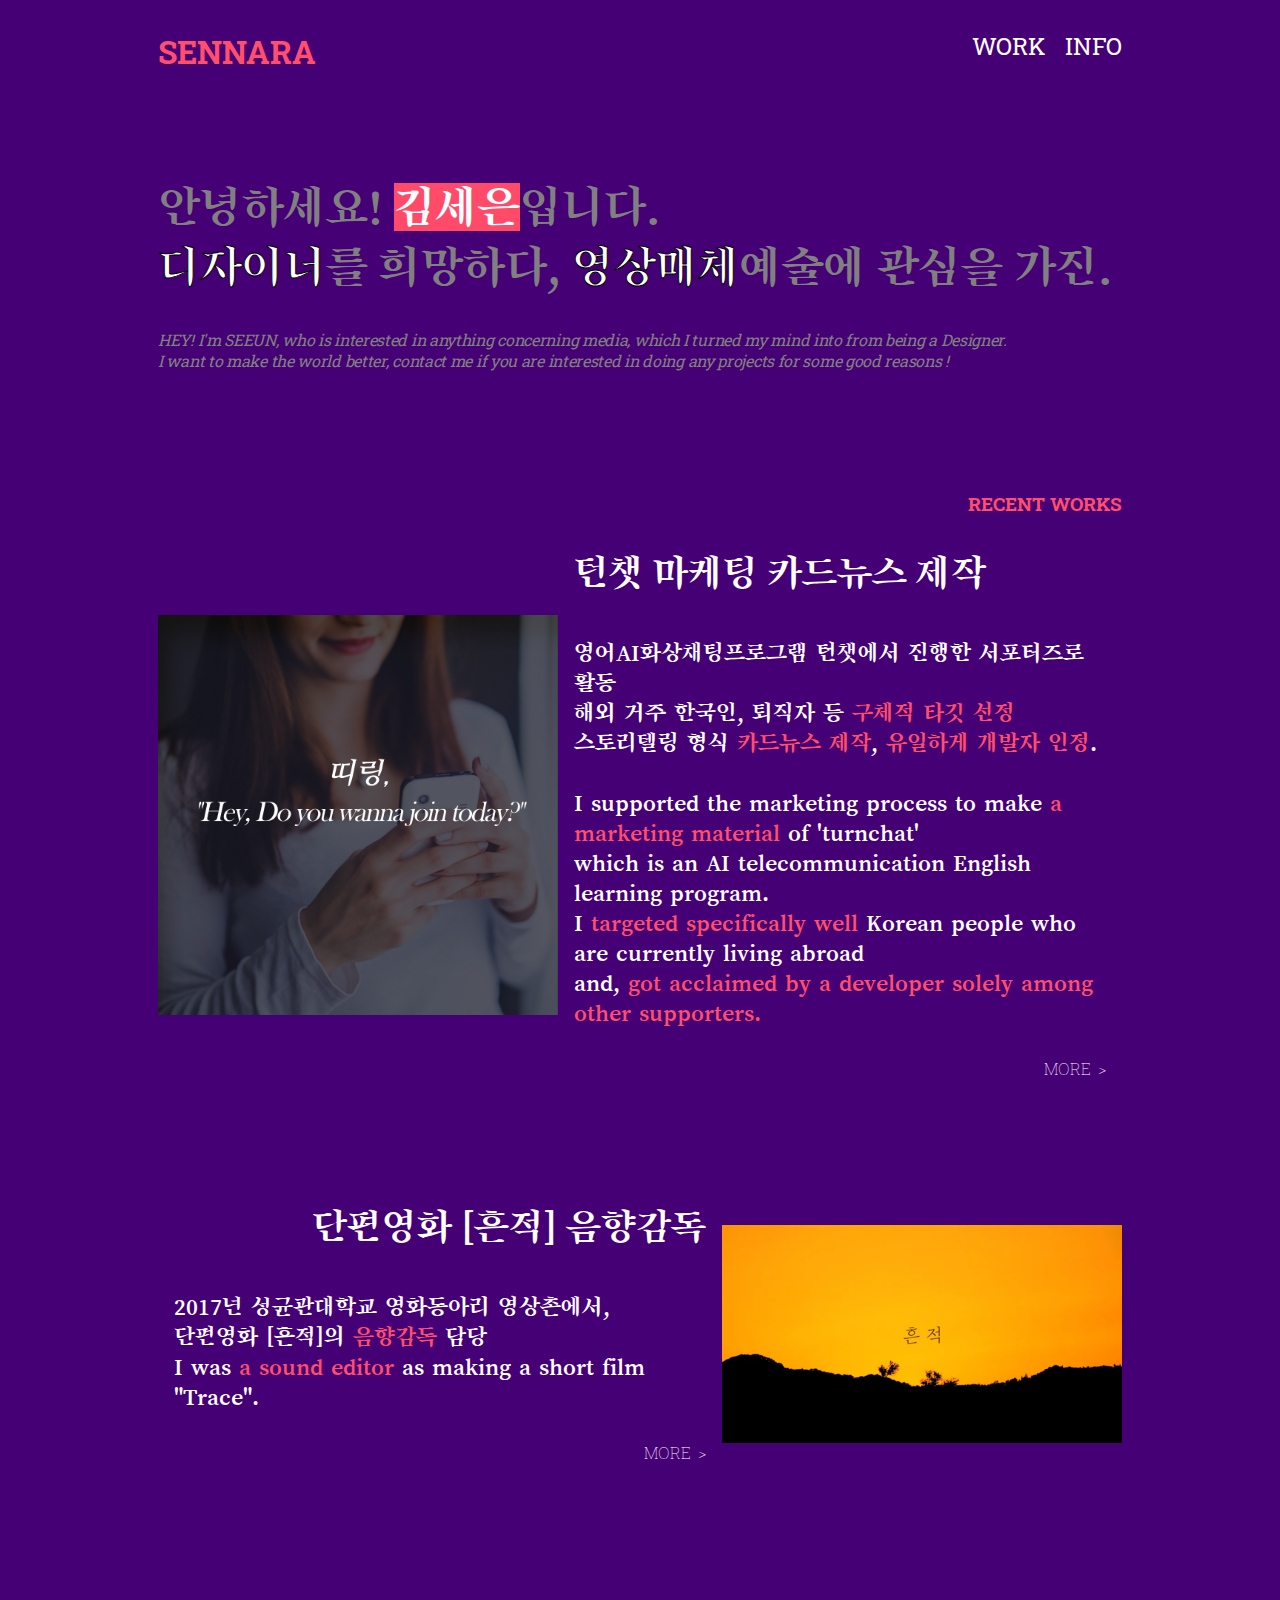
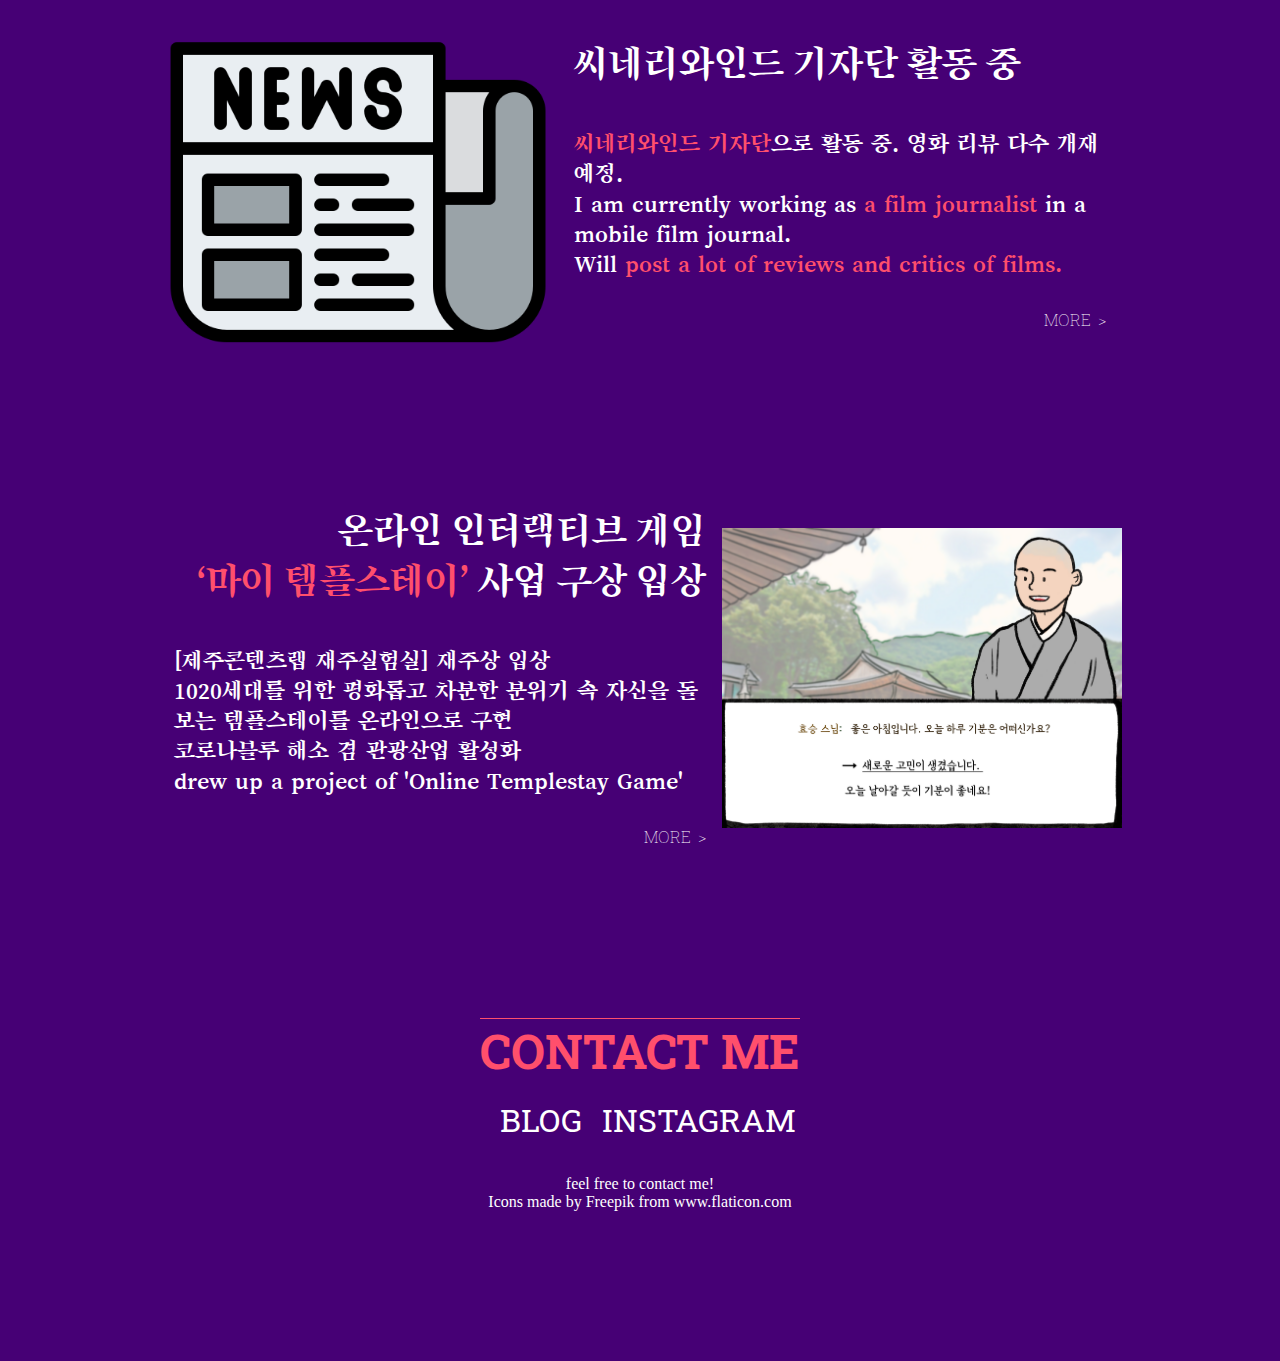
<file: index.html>
﻿<!DOCTYPE html>
<html lang="en">
<head>
    <meta charset="UTF-8">
    <meta name="viewport" content="width=device-width, initial-scale=1.0">
    <title>WORK</title>
    <link rel="stylesheet" type="text/css" href="myownstyle.css">
    <link href="https://fonts.googleapis.com/css2?family=Noto+Sans+KR&display=swap" rel="stylesheet">
    <link href="https://fonts.googleapis.com/css2?family=Roboto+Slab&display=swap" rel="stylesheet">
    <link href="https://fonts.googleapis.com/css2?family=Song+Myung&display=swap" rel="stylesheet">
    <link rel="stylesheet" media="screen and (max-width: 768px)" type='text/css' href="myownstyle.css" />

</head>
<body>
    <div class=frame>

        <nav class='navigator'>
            <h3 class='site-name'>SENNARA</h3>
            <ul>
                <li><a class="nav-menu" href="index.html" >WORK</a></li>
                <li><a class="nav-menu" href="info.html">INFO</a></li>
            </ul>

        
        </nav>

        <div class='dashboard'>
            <h1 class='korean-comment'>
                안녕하세요! <a class='sample'>김세은</a>입니다.<br>
                <a class='highlight type1'>디자이너</a>를 희망하다, <a class='highlight type2'>영상매체</a>예술에 관심을 가진. <br>

            </h1>

            <p class='english-comment'>
                HEY! I'm SEEUN, who is interested in anything concerning media, which I turned my mind into from being a Designer. <br>
                I want to make the world better, contact me if you are interested in doing any projects for some good reasons !
            </p>

        </div>

        <h5 class='recent-menu'>RECENT WORKS</h5>

        <div class='recent-works'>


            <div class="article" id="arti2">


                <img class='thumbnail' id='thumb2' src='해외-거주인-타깃-1.jpg'>
                <div class='article-info'>
                    <h3 class='article-name'>턴챗 마케팅 카드뉴스 제작</h3>
                    <p class='article-comment'>
                        영어AI화상채팅프로그램 턴챗에서 진행한 서포터즈로 활동<br>
                        해외 거주 한국인, 퇴직자 등 <a class='stress'>구체적 타깃 선정</a><br>
                        스토리텔링 형식 <a class='stress'>카드뉴스 제작</a>, <a class='stress'>유일하게 개발자 인정</a>.<br>
                        <br>
                        I supported the marketing process to make <a class='stress'>a marketing material</a> of 'turnchat'<br> which is an AI telecommunication English learning program.<br> I <a class='stress'>targeted specifically well</a> Korean people who are currently living abroad <br>and, <a class='stress'>got acclaimed by a developer solely among other supporters. </a>
                        <br>
                        <br>
                        <a class='more' href="https://www.miricanvas.com/v/12x88s" target='_blank'>MORE ></a>
                </div>
            </div>

            <div class="article" id="arti1">

                <div class='article-info'>
                    <h3 class='article-name' id='name2'>단편영화 [흔적] 음향감독</h3>
                    <p class='article-comment'>
                        2017년 성균관대학교 영화동아리 영상촌에서,<br>
                        단편영화 [흔적]의 <a class='stress'>음향감독</a> 담당<br>
                        I was <a class='stress'>a sound editor</a> as making a short film "Trace".<br><br>
                        <a class='more' href=https://vimeo.com/244508717 target='_blank'>MORE > </a>
                </div>

                <img class='thumbnail' id='thumb1' src='그림1.png'>

            </div>


            <div class="article" id="arti3">


                <img class='thumbnail' id='thumb3' src='newspaper.png'>
                <div class='article-info'>
                    <h3 class='article-name'>씨네리와인드 기자단 활동 중</h3>
                    <p class='article-comment'>
                        <a class='stress'>씨네리와인드 기자단</a>으로 활동 중. 영화 리뷰 다수 개재 예정.<br>
                        I am currently working as <a class='stress'>a film journalist</a> in a mobile film journal. <br>
                        Will <a class='stress'>post a lot of reviews and critics of films.</a>
                        <br>
                        <br>
                        <a class='more' href="http://www.cine-rewind.com/sub_view2.html?n_name=%EA%B9%80%EC%84%B8%EC%9D%80" target='_blank'>MORE ></a>
                </div>
            </div>

            <div class="article" id="arti4">

                <div class='article-info'>
                    <h3 class='article-name' id='name2'>온라인 인터랙티브 게임 <br> <a class="stress">‘마이 템플스테이’</a> 사업 구상 입상</h3>
                    <p class='article-comment'>
                        [제주콘텐츠랩 재주실험실] 재주상 입상<br>
                        1020세대를 위한 평화롭고 차분한 분위기 속 자신을 돌보는 템플스테이를 온라인으로 구현<br />
                        코로나블루 해소 겸 관광산업 활성화<br />
                        drew up a project of 'Online Templestay Game'<br><br>
                        <a class='more' href=https://www.notion.so/e15f0ba48cce48538a3ecb0236fca505 target='_blank'>MORE > </a>
                </div>

                <img class='thumbnail' id='thumb1' src='Temple.png'>


            </div>


        </div>

        <footer class='footer'>

            <h3 class='contact'>CONTACT ME</h3>
            <div class='links'>
                <a class='blog' href='http://blog.naver.com/seeun5383'>BLOG</a>
                <a class='instagram' href='https://www.instagram.com/se.__.eun/'>INSTAGRAM</a>

            </div>
            <p class='footer-comment'><br>feel free to contact me!<br>Icons made by <a href="https://www.flaticon.com/authors/freepik" title="Freepik">Freepik</a> from <a href="https://www.flaticon.com/" title="Flaticon"> www.flaticon.com</a></p>
        </footer>



    </div>

    
</body>
</html>
</file>
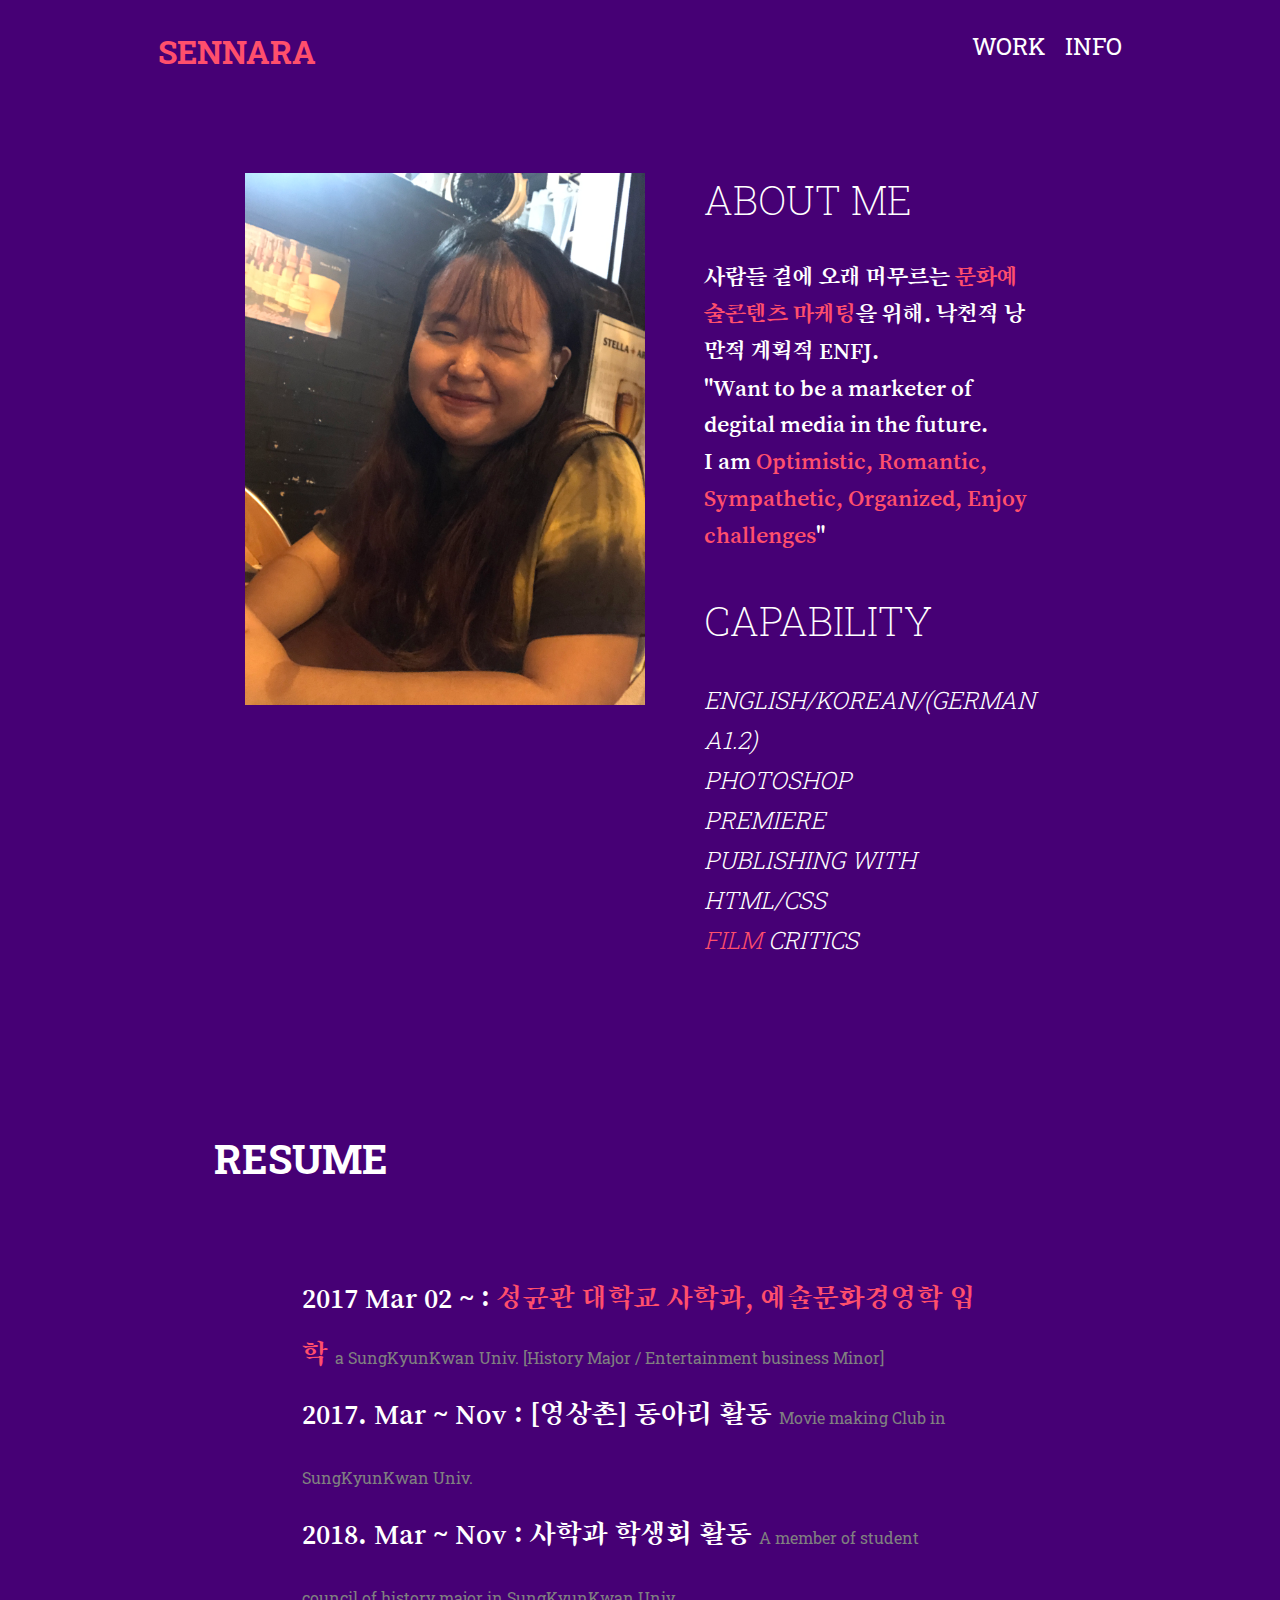
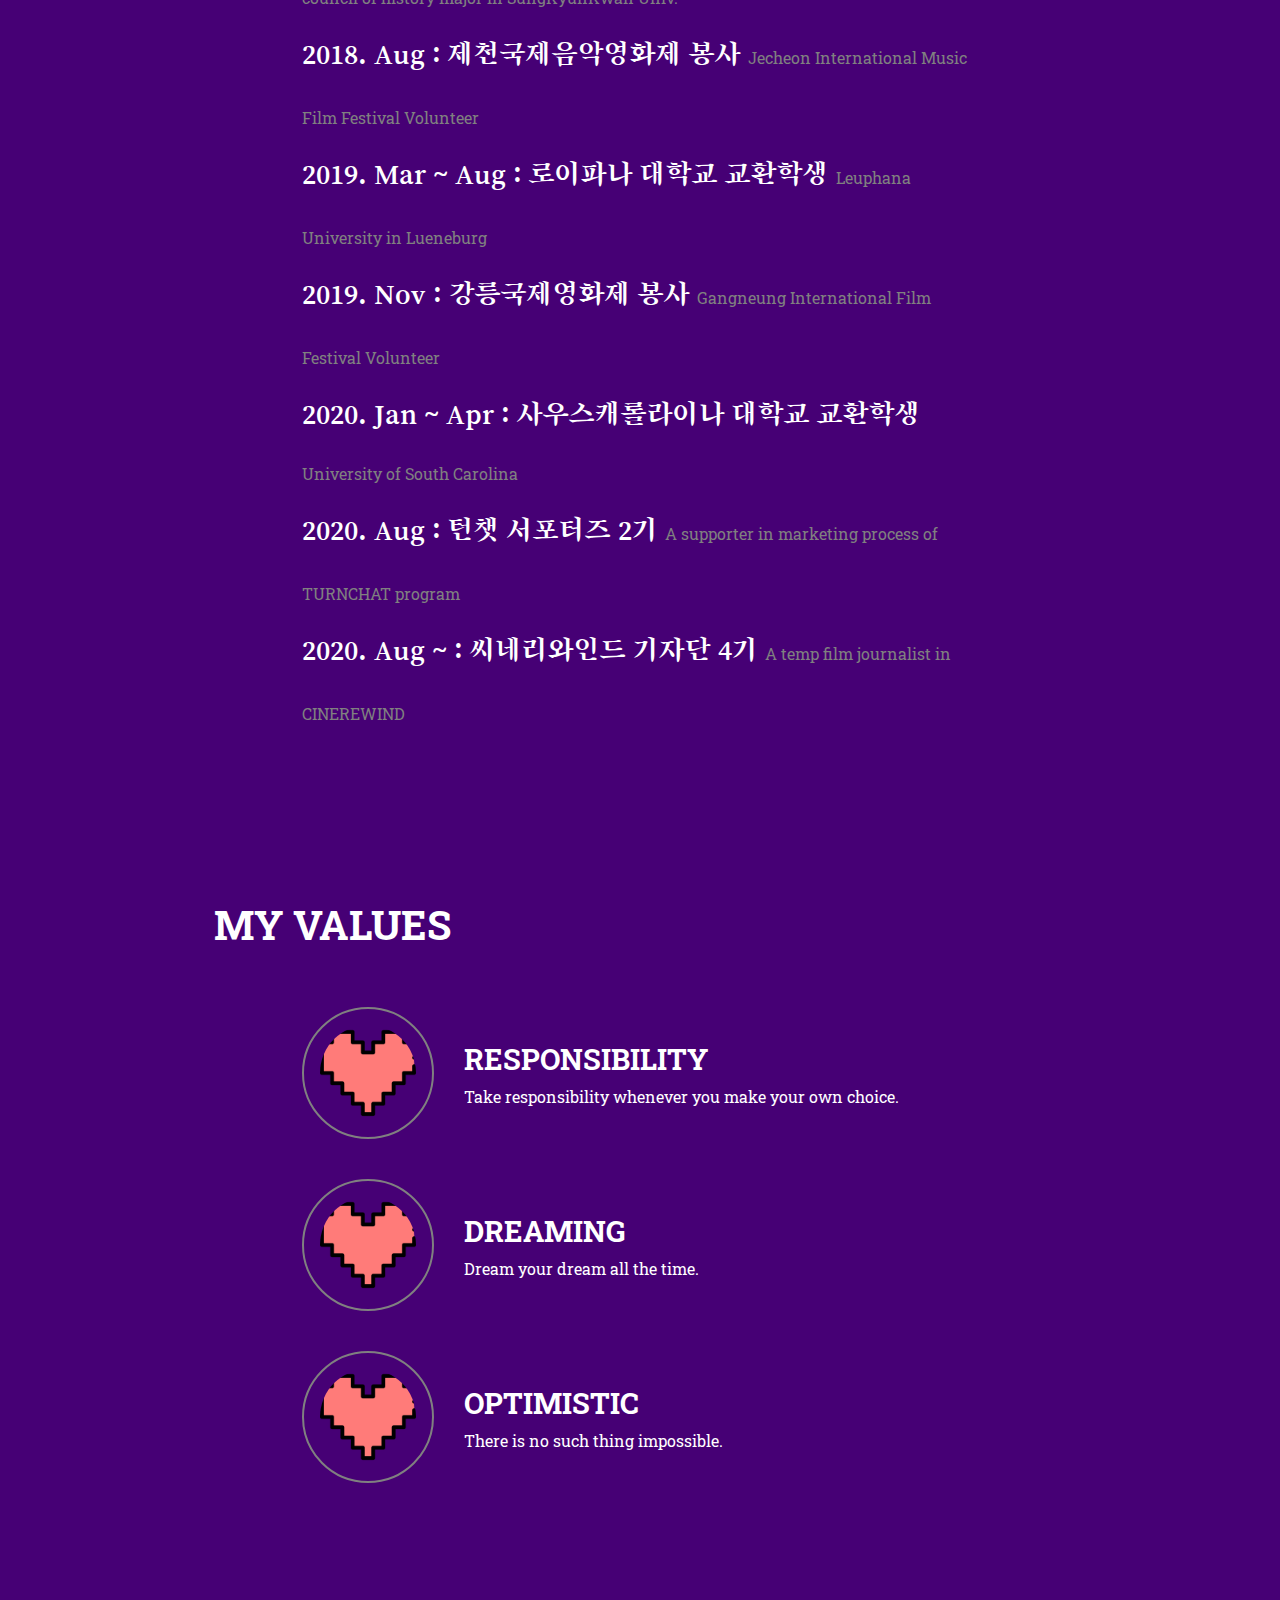
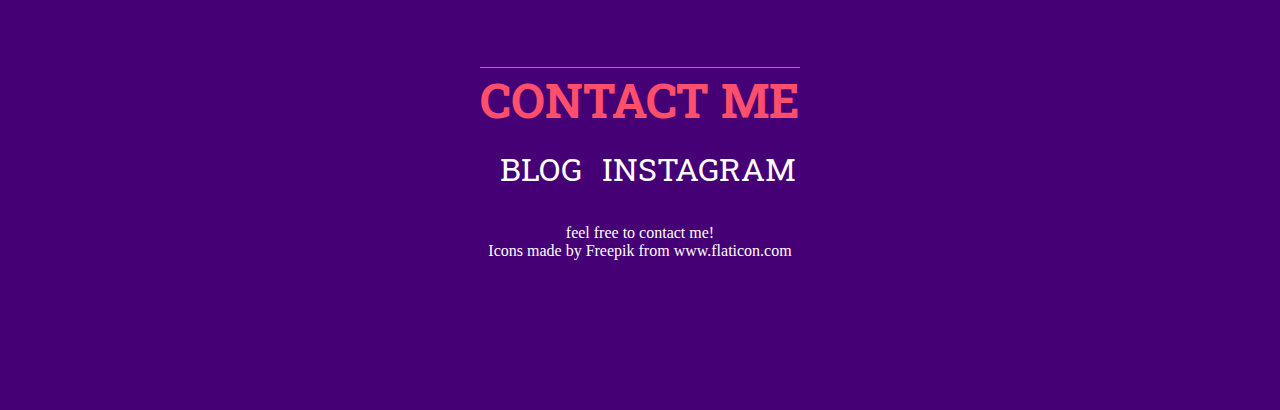
<file: info.html>
<!DOCTYPE html>
<html lang="en">
<head>
    <meta charset="UTF-8">
    <meta name="viewport" content="width=device-width, initial-scale=1.0">
    <title>INFO</title>
    <link rel="stylesheet" type="text/css" href="myownstyle.css">
    <link href="https://fonts.googleapis.com/css2?family=Noto+Sans+KR&display=swap" rel="stylesheet">
    <link href="https://fonts.googleapis.com/css2?family=Noto+Sans+KR&display=swap" rel="stylesheet">
    <link href="https://fonts.googleapis.com/css2?family=Roboto+Slab&display=swap" rel="stylesheet">
    <link href="https://fonts.googleapis.com/css2?family=Song+Myung&display=swap" rel="stylesheet">
    <link rel="stylesheet" media="screen and (max-width: 768px)" type='text/css' href="myownstyle.css" />


</head>
</head>
<body>

    <div class="frame">

        <nav class='navigator'>
            <h3 class='site-name'>SENNARA</h3>
            <ul>
                <li><a class="nav-menu" href="index.html" >WORK</a></li>
                <li><a class="nav-menu" href="info.html">INFO</a></li>
            </ul>
    
        
        </nav>

        <div class='profile-section'>
            <img id='profile-picture' src='프로필사진.jpg'>
            <div class='introduction'>
                <h2 class='article-name'>ABOUT ME</h2>
                <p>
                    사람들 곁에 오래 머무르는 <a class='stress'>문화예술콘텐츠 마케팅</a>을 위해.   낙천적 낭만적 계획적 ENFJ.<br>
                    "Want to be a marketer of degital media in the future.<br>
                    I am <a class='stress'>Optimistic, Romantic, Sympathetic, Organized, Enjoy challenges</a>"
                </p>
                <h2 class='article-name'>CAPABILITY</h2>
                <p id='capability'>ENGLISH/KOREAN/(GERMAN A1.2)<br>PHOTOSHOP<br>PREMIERE<br>PUBLISHING WITH HTML/CSS<br><a class='stress'>FILM</a>  CRITICS<br></p>

            </div>

        </div>

        <h1 class='value-menu'>RESUME</h1>

        <div class='resume-section'>

            <div class='resume'>
                
                <p>
                2017 Mar 02 ~ : <a class=stress>성균관 대학교 사학과, 예술문화경영학 입학</a> <a class='englishstyle'>a SungKyunKwan Univ. [History Major / Entertainment business Minor]</a><br> 
                2017. Mar ~ Nov : [영상촌] 동아리 활동 <a class='englishstyle'>Movie making Club in SungKyunKwan Univ.</a><br>
                2018. Mar ~ Nov : 사학과 학생회 활동 <a class='englishstyle'>A member of student council of history major in SungKyunKwan Univ.</a><br>
                2018. Aug : 제천국제음악영화제 봉사 <a class='englishstyle'>Jecheon International Music Film Festival Volunteer</a><br>
                2019. Mar ~ Aug : 로이파나 대학교 교환학생 <a class='englishstyle'>Leuphana University in Lueneburg</a><br>
                2019. Nov : 강릉국제영화제 봉사 <a class='englishstyle'>Gangneung International Film Festival Volunteer</a><br>
                2020. Jan ~ Apr : 사우스캐롤라이나 대학교 교환학생 <a class='englishstyle'>University of South Carolina</a><br>
                2020. Aug : 턴챗 서포터즈 2기 <a class='englishstyle'> A supporter in marketing process of TURNCHAT program</a><br>
                2020. Aug ~ : 씨네리와인드 기자단 4기 <a class='englishstyle'>A temp film journalist in CINEREWIND</a><br></p>
                
                
            </div>


        </div>


        <h1 class='value-menu'>MY VALUES</h1>

        <div class='value-section'>

            <div class="value">
                <img class="value-icon" src='heart.png'>
                <div class="value-intro">
                    <h4 class="value-name">RESPONSIBILITY</h4>
                    <p class="value-exp">Take responsibility whenever you make your own choice. </p>
                </div>
            </div>

            <div class="value">
                <img class="value-icon" src='heart.png'>
                <div class="value-intro">
                    <h4 class="value-name">DREAMING</h4>
                    <p class="value-exp">Dream your dream all the time. </p>
                </div>
            </div>

            <div class="value">
                <img class="value-icon" src='heart.png'>
                <div class="value-intro">
                    <h4 class="value-name">OPTIMISTIC</h4>
                    <p class="value-exp">There is no such thing impossible. </p>
                </div>
            </div>

        </div>

        <footer class='footer'>

            <h3 class='contact'>CONTACT ME</h3>
            <div class='links'>
                <a class='blog' href='http://blog.naver.com/seeun5383'>BLOG</a>
                <a class='instagram' href='https://www.instagram.com/se.__.eun/'>INSTAGRAM</a>
            

            </div>
            <p class='footer-comment'><br>feel free to contact me!<br>Icons made by <a href="https://www.flaticon.com/authors/freepik" title="Freepik">Freepik</a> from <a href="https://www.flaticon.com/" title="Flaticon"> www.flaticon.com</a></p>

        </footer>
        
    </div>
    

</body>
</html>
</file>
<file: myownstyle.css>
body{
    background-color: rgb(70, 0, 117)
}

.frame{
    margin: 30px 150px;
    display: flex;
    flex-direction:column;

}

.navigator{
    display: flex;
    flex-direction: row;
    justify-content: space-between;
}

li{
    display: inline;
    align-self: center;
    margin:0;
    margin-left: 15px;

    
}

ul{
    margin:0;
}

.site-name{
    margin:0;
    font-family: 'Roboto Slab', serif;
    font-size: 2rem;
    color: rgb(255, 79, 108);
}

.nav-menu{
    font-family: 'Roboto Slab', serif;
    font-weight: 400;
    font-size: 1.5rem;

}

a{
    color: white;
    text-decoration: none;

}

a:hover{
    color: gray;
    transition: 0.3s;
}

h5{
    color: white;

}

h1{
    color: gray
}

h1

.dashboard{
    display: flex;
    flex-direction: column;
    margin-top: 100px;

}

.korean-comment{
    font-family: 'Song Myung', serif;
    font-weight: 500;
    font-size: 3rem;
    margin-top: 6.5rem;
}

.sample{
    background-color: rgb(255, 75, 105);
}

.sample:hover{
    background-color: transparent;
    color:rgb(255, 75, 105);
    -webkit-text-stroke-width: 1px;
    -webkit-text-stroke-color: black;
    transition: none;

}

.highlight{

    color: white;
    -webkit-text-stroke-width: 1px;
    -webkit-text-stroke-color: black;

}

.highlight:hover{
    background-color: rgb(255, 75, 105);
    transition: none;
    color: black;
    
}

.type1:hover{
    background-color: greenyellow;
    -webkit-text-stroke-width: 1px;
    -webkit-text-stroke-color: black;

}

.type2:hover{
    background-color: rgb(0, 68, 255);
    color: white;
    -webkit-text-stroke-width: 1px;
    -webkit-text-stroke-color: black;
}

.english-comment{
    color: gray;
    font-family: 'Roboto Slab', serif;
    font-style: italic;
    letter-spacing: -0.3px;
}


.recent-menu{
    font-family: 'Roboto Slab', serif;
    font-size: 1.2rem;
    weight: 700;
    color: rgb(255, 79, 108);

    margin-top: 6.5rem;

    display: inline;
    align-self: flex-end;


}

.footer{
    display: flex;
    flex-direction: column;
    align-items: center;
    margin-bottom: 6.5rem;
}

.contact{

    font-family: 'Roboto Slab', serif;
    font-size: 3rem;
    font-weight: 700;
    color:  rgb(255, 79, 108);
    border-top: 1px solid  rgb(255, 79, 108);
    margin-bottom: 1rem; 

    
}

.links>a{
    font-family: 'Roboto Slab', serif;
    font-size: 2rem;
    font-weight: 400;
    margin-left: 1rem;
}

.profile-section{
    display:flex;
    flex-direction: row;
    justify-content: center;
    align-items: flex-start;
    margin: 100px 100px;
}

#profile-picture{
    width: 25rem;
    margin-right: 3.7rem;

}


.introduction>h2{
 
    font-family: 'Roboto Slab', serif;
    font-size: 2.5rem;
    color: white;

}

.introduction>p{

    font-family: 'Song Myung', serif;
    font-weight: 300;
    font-size: 1.5rem;
    margin-bottom: 2.5rem;
    color: white;
    line-height: 2.3rem;

}

#capability{
 
    font-family: 'Roboto Slab', serif;
    font-size: 1.5rem;
    font-style: italic;
    color: white;
    line-height: 2.5rem;

}

.value-menu{
    font-family: 'Roboto Slab', serif;
    font-size: 2.5rem;
    margin: 2rem 3.5rem;
    color: white;
}

.value-menu:hover{

    color: pink;
    -webkit-text-stroke: 0.1px;
}

.value-section{
    display: flex;
    flex-direction: column;
    justify-content: flex-start;
    align-content: center;
    margin: 6rem 9rem;
    margin-top: 1.5rem;
    color: white;


}

.value{
    display: flex;
    flex-direction: row;
    margin-bottom: 40px;
    align-items: center;
}

.value-icon{
    width: 6rem;
    height: 6rem;
    padding: 1rem;
    border: 2px solid gray;
    border-radius: 6rem;
}

.value-intro{
    margin-left: 30px;
}

.value-name{
    font-family: 'Roboto Slab', serif;
    font-weight: 43rem;
    font-size: 1.8rem;
    margin-top: 0px;
    margin-bottom: 0.5rem;
}

.value-exp{
    font-family: 'Roboto Slab', serif;
    font-weight: 18rem;
    font-size: 1rem;
    margin: 0px;
}

.resume-section{
    display: flex;
    flex-direction: column;
    justify-content: flex-start;
    align-content: center;
    margin: 6rem 9rem;
    margin-top: 1.5rem;
    color: white;
}

.resume>p{
    font-family: 'Song Myung', serif;
    font-size: 1.8rem;
    line-height: 3.5rem;
}

.englishstyle{
    
    font-family: 'Roboto Slab', serif;
    font-size: 1rem;
    line-height: 3.5rem;
    color:grey;

}

.footer-comment{
    text-align: center;
    color: white;
}

a[title='Freepik']:hover{
    color: white;
    text-decoration: underline;
}

a[title='Flaticon']:hover{
    color: white;
    text-decoration: underline;
}


.recent-works{
    display: flex;
    flex-direction: column;

}

.article{
    display: flex;
    flex-direction: row;
    margin-bottom: 7.5rem;
    align-items: center; 
    justify-content: center;    
    
}

.thumbnail{
    width: 25rem;
    
}

.article-info{
    margin: 0px 1rem;
}

.article-name{
    font-family: 'Song Myung', serif;
    color: white;
    font-size: 2.5rem;
    font-weight: 200;
    margin-top:0px;

}

.article-name:hover{
    color: pink;
    -webkit-text-stroke: 0.1px black;
}

.article-comment{
    font-family: 'Song Myung', serif;
    color: white;
    font-size: 1.5rem;
    font-weight: 100;
    word-spacing: 3px;
}

.stress{
    color: rgb(255, 79, 108);

}

.more{
    display: inline;
    width: content;
    height: content;
    font-family: 'Roboto Slab', serif;
    background-color: 
    transparent;
    font-size: 1rem;
    border: none;
    outline: none;
    color: white;
    padding: 0px;
    float: right;
}

#name2{
    text-align: right;
}


@media all and (max-width: 700px) {

    html{
        font-size: 7px;
    }

    body{
        background-color: rgb(70, 0, 117);
    }
    
    .frame{
        margin: 1.5rem 9.2rem;
        display: flex;
        flex-direction:column;
    
    }
    
    .navigator{
        display: flex;
        flex-direction: row;
        justify-content: space-between;
    }
    
    li{
        display: inline;
        align-self: center;
        margin:0;
        margin-left: 1rem;
    
        
    }
    
    ul{
        margin:0;
    }
    
    .site-name{
        margin:0;
        font-family: 'Roboto Slab', serif;
        font-size: 2rem;
        color: rgb(255, 79, 108);
    }
    
    .nav-menu{
        font-family: 'Roboto Slab', serif;
        font-weight: 400;
        font-size: 1.5rem;
    
    }
    
    a{
        color: white;
        text-decoration: none;
    
    }
    
    a:hover{
        color: gray;
        transition: 0.3s;
    }
    
    h5{
        color: white;
    
    }
    
    h1{
        color: gray
    }
    
    h1
    
    .dashboard{
        display: flex;
        flex-direction: column;
        margin-top: 6.25rem;
    
    }
    
    .korean-comment{
        font-family: 'Song Myung', serif;
        font-weight: 500;
        font-size: 3rem;
        margin-top: 6.5rem;
    }
    
    .sample{
        background-color: rgb(255, 75, 105);
    }
    
    .sample:hover{
        background-color: transparent;
        color:rgb(255, 75, 105);
        -webkit-text-stroke-width: 1px;
        -webkit-text-stroke-color: black;
        transition: none;
    
    }
    
    .highlight{
    
        color: white;
        -webkit-text-stroke-width: 0.06rem;
        -webkit-text-stroke-color: black;
    
    }
    
    .highlight:hover{
        background-color: rgb(255, 75, 105);
        transition: none;
        color: black;
        
    }
    
    .type1:hover{
        background-color: greenyellow;
        -webkit-text-stroke-width: 0.06rem;
        -webkit-text-stroke-color: black;
    
    }
    
    .type2:hover{
        background-color: rgb(0, 68, 255);
        color: white;
        -webkit-text-stroke-width: 0.06rem;
        -webkit-text-stroke-color: black;
    }
    
    .english-comment{
        color: gray;
        font-family: 'Roboto Slab', serif;
        font-style: italic;
        letter-spacing: -0.3px;
    }
    
    
    .recent-menu{
        font-family: 'Roboto Slab', serif;
        font-size: 1.2rem;
        weight: 700;
        color: rgb(255, 79, 108);
    
        margin-top: 6.5rem;
    
        display: inline;
        align-self: flex-end;
    
    
    }
    
    .footer{
        display: flex;
        flex-direction: column;
        align-items: center;
        margin-bottom: 6.5rem;
    }
    
    .contact{
    
        font-family: 'Roboto Slab', serif;
        font-size: 3rem;
        font-weight: 700;
        color:  rgb(255, 79, 108);
        border-top: 1px solid  rgb(255, 79, 108);
        margin-bottom: 1rem; 
    
        
    }
    
    .links>a{
        font-family: 'Roboto Slab', serif;
        font-size: 2rem;
        font-weight: 400;
        margin-left: 1rem;
    }
    
    .profile-section{
        display:flex;
        flex-direction: row;
        justify-content: center;
        align-items: flex-start;
        margin: 100px 100px;
    }
    
    #profile-picture{
        width: 25rem;
        margin-right: 3.7rem;
    
    }
    
    
    .introduction>h2{
     
        font-family: 'Roboto Slab', serif;
        font-size: 2.5rem;
        color: white;
    
    }
    
    .introduction>p{
    
        font-family: 'Song Myung', serif;
        font-weight: 300;
        font-size: 1.5rem;
        margin-bottom: 2.5rem;
        color: white;
        line-height: 2.3rem;
    
    }
    
    #capability{
     
        font-family: 'Roboto Slab', serif;
        font-size: 1.5rem;
        font-style: italic;
        color: white;
        line-height: 2.5rem;
    
    }
    
    .value-menu{
        font-family: 'Roboto Slab', serif;
        font-size: 2.5rem;
        margin: 2rem 2rem;
        color: white;
    }
    
    .value-menu:hover{
    
        color: pink;
        -webkit-text-stroke: 0.1px;
    }
    
    .value-section{
        display: flex;
        flex-direction: column;
        justify-content: flex-start;
        align-content: center;
        margin: 6rem 9rem;
        margin-top: 1.5rem;
        color: white;
    
    
    }
    
    .value{
        display: flex;
        flex-direction: row;
        margin-bottom: 40px;
        align-items: center;
    }
    
    .value-icon{
        width: 6rem;
        height: 6rem;
        padding: 1rem;
        border: 2px solid gray;
        border-radius: 6rem;
        margin-left: 0rem;
    }
    
    .value-intro{
        margin-left: 1rem;
    }
    
    .value-name{
        font-family: 'Roboto Slab', serif;
        font-weight: 43rem;
        font-size: 1.8rem;
        margin-top: 0px;
        margin-bottom: 0.5rem;
        margin-left: 1rem;
    }
    
    .value-exp{
        font-family: 'Roboto Slab', serif;
        font-weight: 18rem;
        font-size: 1rem;
        margin: 0px;
    }
    
    .resume-section{
        display: flex;
        flex-direction: column;
        justify-content: flex-start;
        align-content: center;
        margin: 3rem 0rem;
        margin-top: 1.5rem;
        color: white;
    }
    
    .resume>p{
        font-family: 'Song Myung', serif;
        font-size: 1.8rem;
        line-height: 3.5rem;
    }
    
    .englishstyle{
        
        font-family: 'Roboto Slab', serif;
        font-size: 1rem;
        line-height: 3.5rem;
        color:grey;
    
    }
    
    .footer-comment{
        text-align: center;
        color: white;
    }
    
    a[title='Freepik']:hover{
        color: white;
        text-decoration: underline;
    }
    
    a[title='Flaticon']:hover{
        color: white;
        text-decoration: underline;
    }
    
    
    .recent-works{
        display: flex;
        flex-direction: column;
    
    }
    
    .article{
        display: flex;
        flex-direction: column;
        margin-bottom: 7.5rem;
        align-items: center; 
        justify-content: center;    
        
    }
    
    .thumbnail{
        width: 25rem;
        margin-bottom: 2rem;
        margin-top: 3rem;
    }
    
    .article-info{
        margin: 0px 1rem;
    }
    
    .article-name{
        font-family: 'Song Myung', serif;
        color: white;
        font-size: 2.5rem;
        font-weight: 200;
        margin-top:0px;
    
    }
    
    .article-name:hover{
        color: pink;
        -webkit-text-stroke: 0.1px black;
    }
    
    .article-comment{
        font-family: 'Song Myung', serif;
        color: white;
        font-size: 1.5rem;
        font-weight: 100;
        word-spacing: 3px;
    }
    
    .stress{
        color: rgb(255, 79, 108);
    
    }
    
    .more{
        display: inline;
        width: content;
        height: content;
        font-family: 'Roboto Slab', serif;
        background-color: 
        transparent;
        font-size: 1rem;
        border: none;
        outline: none;
        color: white;
        padding: 0px;
        float: right;
    }
    
    #name2{
        text-align: left;
    }
    
    

}
</file>
